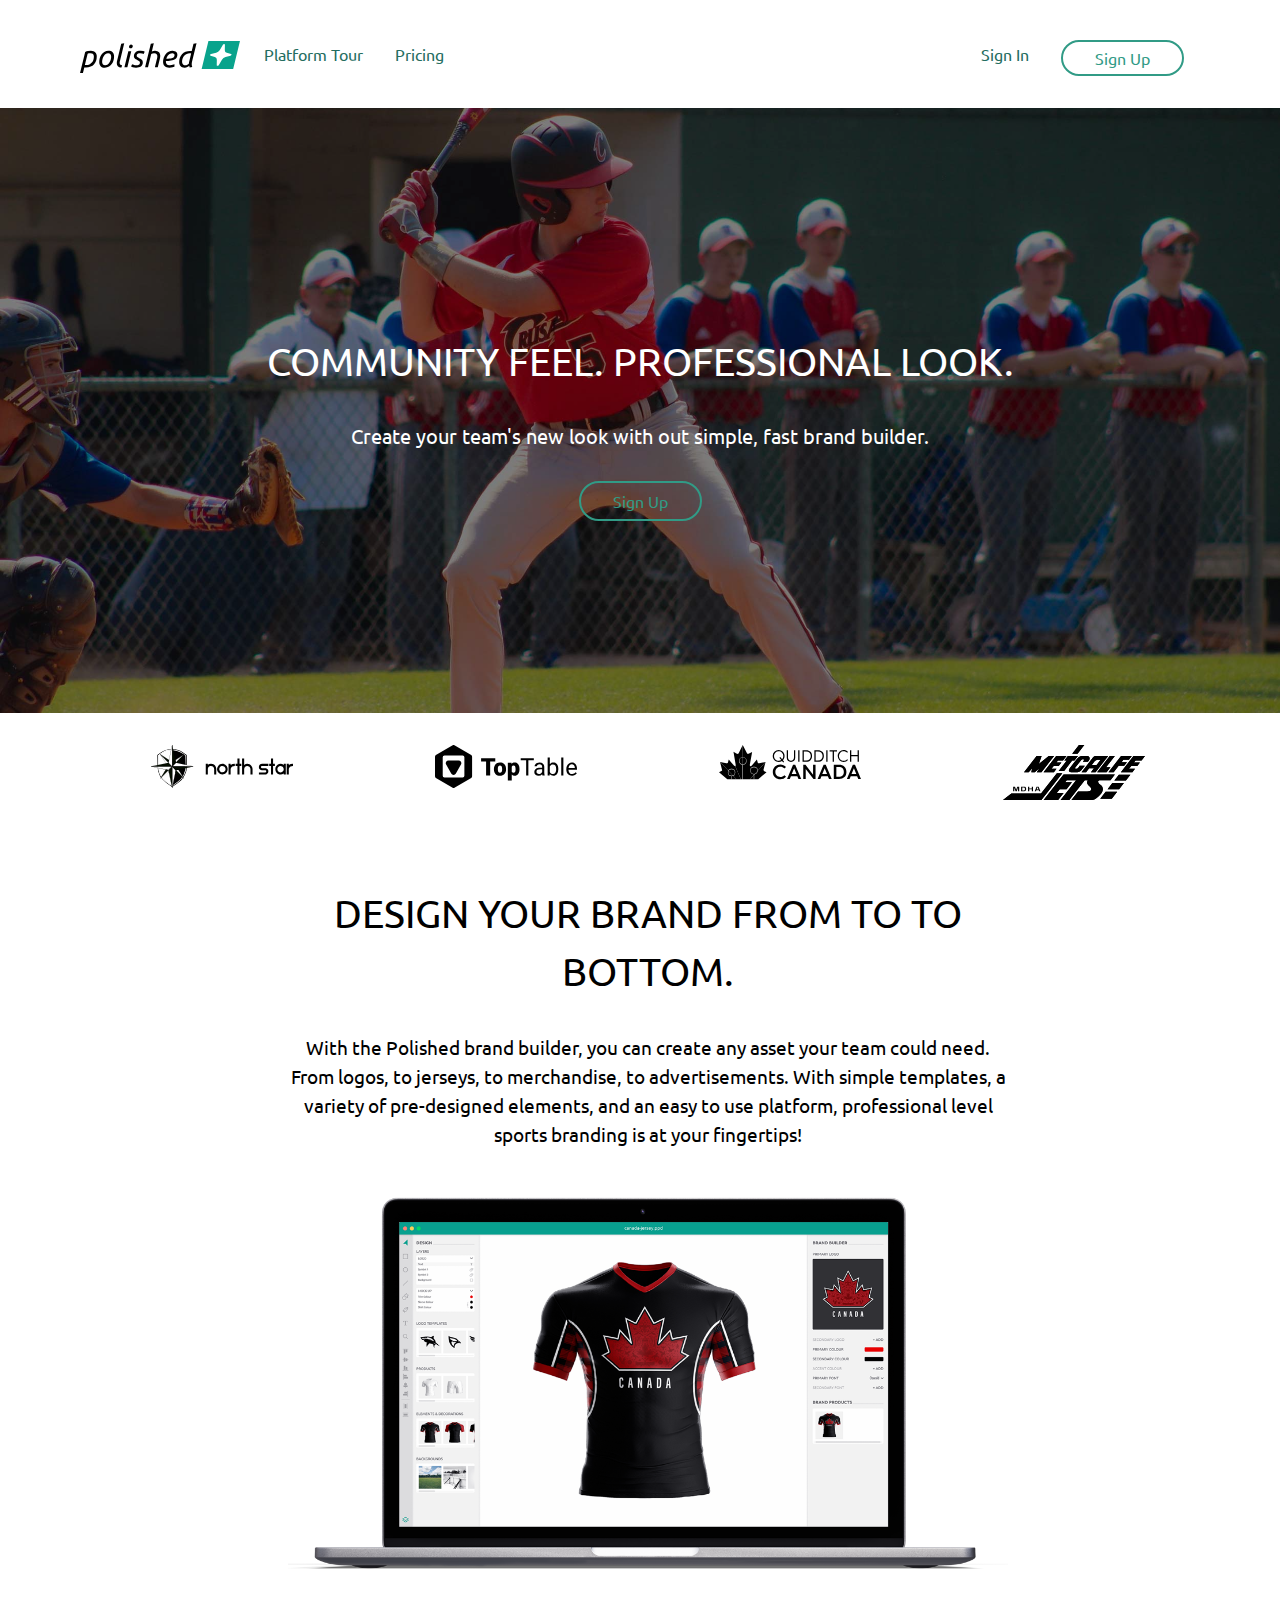
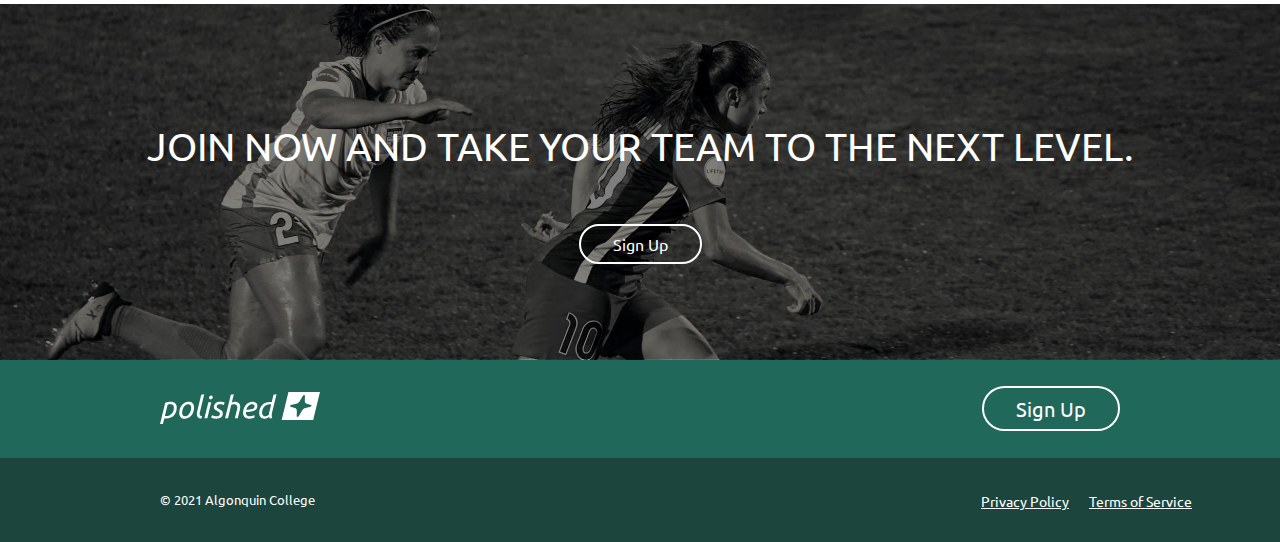
<file: index.html>
<!DOCTYPE html>
<html lang="en">
<head>
    <meta charset="UTF-8">
    <meta http-equiv="X-UA-Compatible" content="IE=edge">
    <meta name="viewport" content="width=device-width, initial-scale=1.0">
    <title>Polished+</title>
    <link rel="stylesheet" href="/css/main.css"/>
    <link rel="preconnect" href="https://fonts.googleapis.com"> 
    <link rel="preconnect" href="https://fonts.gstatic.com" crossorigin> 
    <link href="https://fonts.googleapis.com/css2?family=Ubuntu:ital,wght@0,300;0,400;0,700;1,400&display=swap" rel="stylesheet">
    <meta charset="UTF-8"/>
    <meta name="viewport" content="width=device-width, initial-scale=1" />
</head>
<body>
    <header class="headmaster">
        <h1 class="polished"><a href="/index.html"><img src="/images/logos/logo-polished-color.svg" alt="Logo polished with color."/></a></h1>
        <ul class="navigation">
            <li><a href="./tour.html">Platform Tour</a></li>
            <li><a href="./pricing.html">Pricing</a></li>
            <li><a href="#">Sign In</a></li> 
            <li><a class=" btn btnT" href="./sign-up.html">Sign Up</a></li>
        </ul>
    </header>
    <Main>
        <header class="banner bannerBackground">
            <h2 class="banner-headline">Community feel. Professional look. </h2>
            <p>Create your team's new look with out simple, fast brand builder.</p>
            <a class='btn' href="#">Sign Up</a> 
        </header>
        <div>
            <ul class="logoBar preview">          
                <li><a href="#"><img src="/images/logos/logo-ns.svg" alt="North Star logo"></a></li>
                <li><a href="#"><img src="/images/logos/logo-tt.svg" alt="TopTable logo"></a></li>
                <li><a href="#"><img src="/images/logos/logo-qc.svg" alt="Quidditch Canada logo"></a></li>
                <li><a href="#"><img src="/images/logos/logo-met.svg" alt="Met logo"></a></li>                      
            </ul>
        </div>    
        <section class="preview">
            <div class="container container-text">
                <h2>Design your brand from to to bottom.</h2>
                <p>With the Polished brand builder, you can create any asset your team could need. From logos, to jerseys, to merchandise, to advertisements. With simple templates, a variety of pre-designed elements, and an easy to use platform, professional level sports branding is at your fingertips!</p>
                <img src="/images/product/laptop-platform.png" alt="Laptop platform">
            </div>
        </section>
        <section class="banner banner-background bannerFooter">               
            <h2 class="banner-headline">Join now and take your team to the next level.</h2>
            <a class='btn btnWhite' href="./sign-up.html">Sign Up</a>
        </section>
    </main>       
    <footer>
        <div class="footerLight">
            <h1 class="polished"><a href="/index.html"><img src="/images/logos/logo-polished-white.svg" alt="Logo polished without color."/></a></h1>            <p><a class="footerB btn" href="#">Sign Up</a></p>
        </div>
        <div class="footerDark">
            <small>&copy; 2021 Algonquin College</small>
            <ul>
                <li><a href="#">Privacy Policy</a></li>
                <li><a href="#">Terms of Service</a></li>
            </ul>
        </div>
    </footer>      
</body>
</html>
</file>
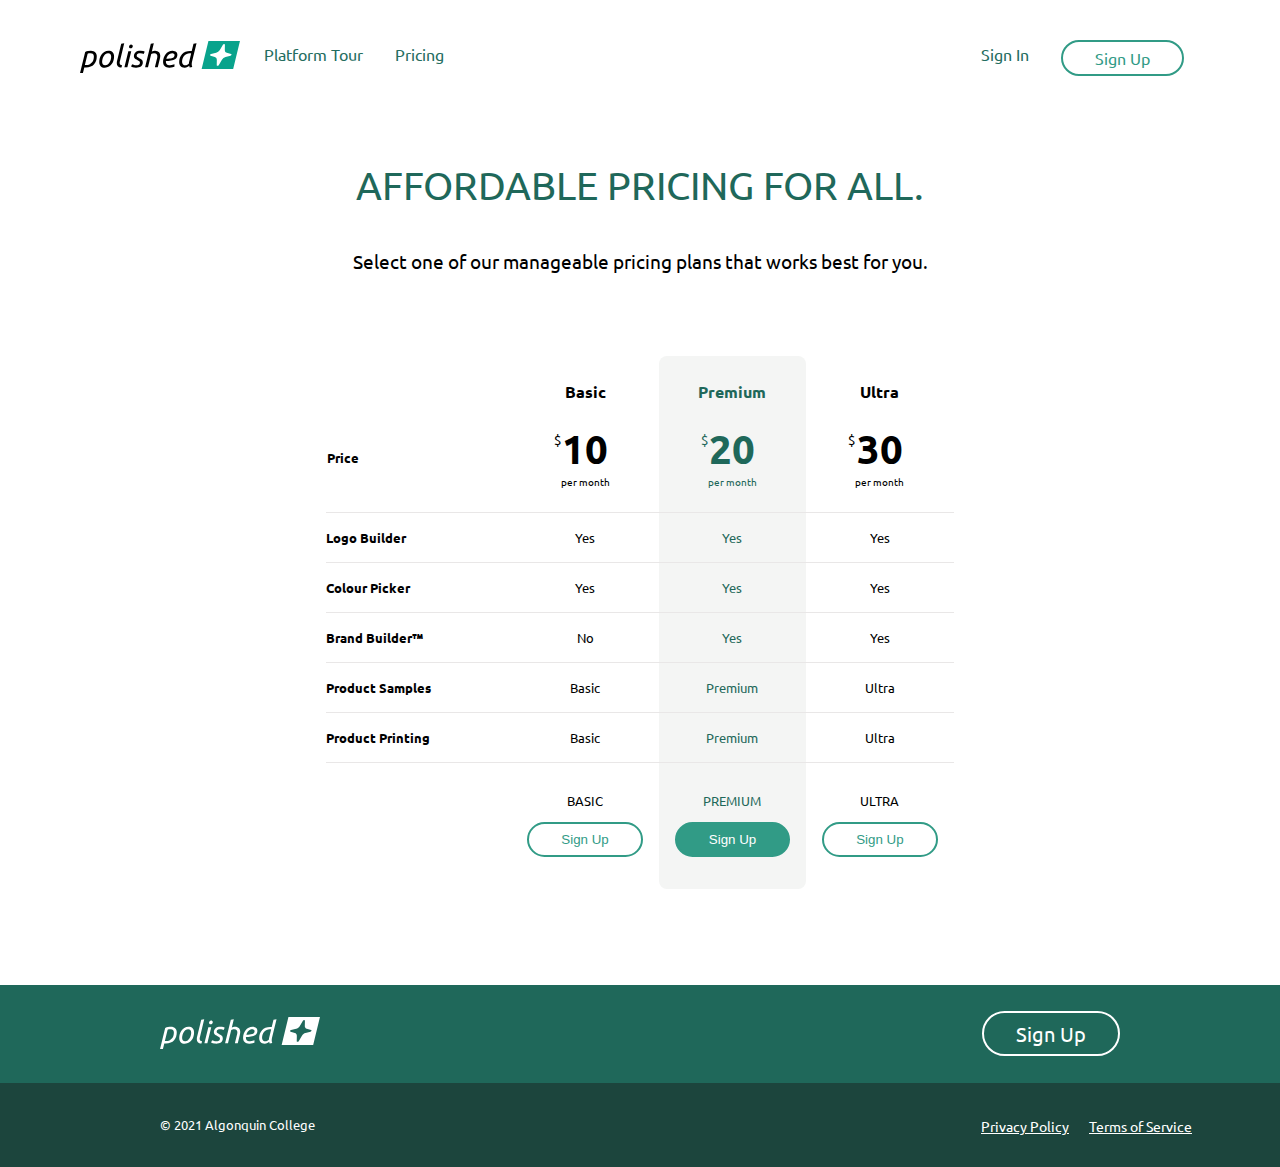
<file: pricing.html>
<!DOCTYPE html>
<html lang="en">
    <head>
        <meta charset="UTF-8">
        <meta http-equiv="X-UA-Compatible" content="IE=edge">
        <meta name="viewport" content="width=device-width, initial-scale=1.0">
        <title>Platform Tour+</title>
        <link rel="stylesheet" href="/css/main.css"/>
        <link rel="preconnect" href="https://fonts.googleapis.com"> 
        <link rel="preconnect" href="https://fonts.gstatic.com" crossorigin> 
        <link href="https://fonts.googleapis.com/css2?family=Ubuntu:ital,wght@0,300;0,400;0,700;1,400&display=swap" rel="stylesheet">
        <meta charset="UTF-8"/>
        <meta name="viewport" content="width=device-width, initial-scale=1" />
    </head>
<body>
    <header class="headmaster">
        <h1 class="polished"><a href="/index.html"><img src="/images/logos/logo-polished-color.svg" alt="Logo polished with color."/></a></h1>
        <ul class="navigation">
            <li><a href="./tour.html">Platform Tour</a></li>
            <li><a href="./pricing.html">Pricing</a></li>
            <li><a href="#">Sign In</a></li> 
            <li><a class=" btn btnT" href="./sign-up.html">Sign Up</a></li>
        </ul>
    </header>

    <main>
        <section class="preview pricing-section">
            <h2>Affordable pricing for all.</h2>
            <p>Select one of our manageable pricing plans that works best for you.</p>
        </section>

        <div class= "table-scroller" >
            <table class="pricing">
                <tbody>
                    <tr>
                        <th scope="col" id="priceText">Price</th>
                        <th class="firstRow" scope="col">Basic
                            <p class="prices"><span class="dollarSign">$</span>10</p>
                            <p>per month</p>
                        </th>
                        <th class="midCol top" scope="col">Premium
                            <p class="prices"><span class="dollarSign">$</span>20</p>
                            <p>per month</p>
                        </th>
                        <th scope="col">Ultra
                            <p class="prices"><span class="dollarSign">$</span>30</p>
                            <p>per month</p>
                        </th>
                    </tr>
                    <tr class="row">
                        <th scope="row">Logo Builder</th>
                        <td scope="row">Yes</td>
                        <td class="midCol" scope="row">Yes</td>
                        <td scope="row">Yes</td> 
                    </tr>
                    <tr class="row" >
                        <th scope="row">Colour Picker</th>
                        <td scope="row">Yes</td>
                        <td class="midCol" scope="row">Yes</td>
                        <td scope="row">Yes</td> 
                    </tr>
                    <tr class="row">
                        <th scope="row">Brand Builder&trade;</th>
                        <td scope="row">No</td>
                        <td class="midCol" scope="row">Yes</td>
                        <td scope="row">Yes</td> 
                    </tr>
                    <tr class="row">
                        <th scope="row">Product Samples</th>
                        <td scope="row">Basic</td>
                        <td class="midCol" scope="row">Premium</td>
                        <td scope="row">Ultra</td> 
                    </tr>
                    <tr class="row">
                        <th scope="row">Product Printing</th>
                        <td scope="row">Basic</td>
                        <td class="midCol" scope="row">Premium</td>
                        <td scope="row">Ultra</td> 
                    </tr>
                    <tr class="row">
                        <th scope="row"></th>
                        <td scope="row">
                            <p>BASIC</p>
                            <button class="btn">Sign Up</button>
                        </td>
                        <td scope="row" class="midCol bottom">
                            <p>PREMIUM</p>
                            <button class="btn btnGreen">Sign Up</button>
                        </td>
                        <td scope="row">
                            <p>ULTRA</p>
                            <button class="btn">Sign Up</button>
                        </td> 
                    </tr>
                </tbody>

            </table>
        </div>

    </main>

    <footer>
        <div class="footerLight">
            <h1 class="polished"><a href="/index.html"><img src="/images/logos/logo-polished-white.svg" alt="Logo polished without color."/></a></h1>
            <p><a class="footerB btn" href="./sign-up.html">Sign Up</a></p>
        </div>
        <div class="footerDark">
            <small>&copy; 2021 Algonquin College</small>
            <ul>
                <li><a href="#">Privacy Policy</a></li>
                <li><a href="#">Terms of Service</a></li>
            </ul>
        </div>
    </footer>  
</body>
</html>
</file>
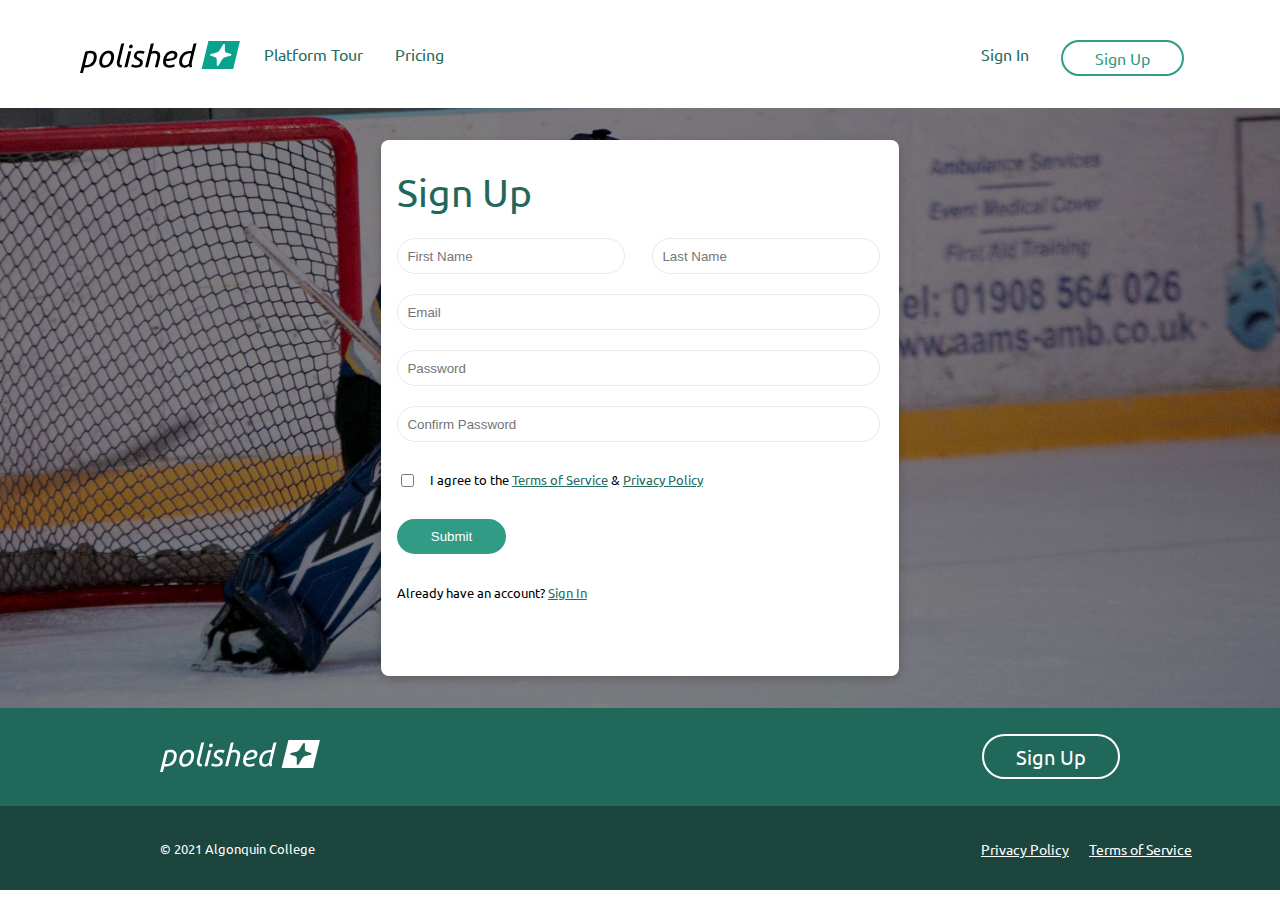
<file: sign-up.html>
<!DOCTYPE html>
<html lang="en">
    <head>
        <meta charset="UTF-8">
        <meta http-equiv="X-UA-Compatible" content="IE=edge">
        <meta name="viewport" content="width=device-width, initial-scale=1.0">
        <title>Sign Up</title>
        <link rel="stylesheet" href="/css/main.css"/>
        <link rel="preconnect" href="https://fonts.googleapis.com"> 
        <link rel="preconnect" href="https://fonts.gstatic.com" crossorigin> 
        <link href="https://fonts.googleapis.com/css2?family=Ubuntu:ital,wght@0,300;0,400;0,700;1,400&display=swap" rel="stylesheet">
        <meta charset="UTF-8"/>
        <meta name="viewport" content="width=device-width, initial-scale=1" />
    </head>
<body>
    <header class="headmaster">
        <h1 class="polished"><a href="/index.html"><img src="/images/logos/logo-polished-color.svg" alt="Logo polished with color."/></a></h1>
        <ul class="navigation">
            <li><a href="./tour.html">Platform Tour</a></li>
            <li><a href="./pricing.html">Pricing</a></li>
            <li><a href="#">Sign In</a></li> 
            <li><a class=" btn btnT" href="./sign-up.html">Sign Up</a></li>
        </ul>
    </header>
    <main>
        <section class="form-bg">
            <div class="table-scroller form">  
                <form>
                    <div class="form-grid">
                        <h2 class="form-item form-header">Sign Up</h2>  
                        <div class="leftright">
                            <div class="name">
                                <input type="text" id="first-name" name="first-name" placeholder="First Name" required />
                            </div>
                            <div class="name">
                                <input type="text" id="last-name" name="last-name" placeholder="Last Name" required />
                            </div>
                        </div>
                        <div class="form-item">
                            <input type="email" id="email" name="email" placeholder="Email" required/>
                        </div>
                        <div class="form-item">
                            <input type="password" id="password" name="password" placeholder="Password" required />
                        </div>
                        <div class="form-item">
                            <input type="password" id="confirm-password" name="confirm-password" placeholder="Confirm Password" required/>
                        </div>
                        <div class="form-item checkbox">
                            <input type="checkbox" id="permission" name="permission" />
                            <label for="permission">I agree to the <a href="#">Terms of Service</a> & <a href="#">Privacy Policy</a></label>
                        </div>
                        <div class="form-item">
                            <button class="btn btnGreen" type="submit">Submit</button>
                        </div>
                        <small class="form-item">Already have an account? <a href="#">Sign In</a></small>
                    </div>
                </form>
            </div>
        </section>
    </main>

    <footer>
        <div class="footerLight">
            <h1 class="polished"><a href="/index.html"><img src="/images/logos/logo-polished-white.svg" alt="Logo polished without color."/></a></h1>
            <p><a class="footerB btn" href="./sign-up.html">Sign Up</a></p>
        </div>
        <div class="footerDark">
            <small>&copy; 2021 Algonquin College</small>
            <ul>
                <li><a href="#">Privacy Policy</a></li>
                <li><a href="#">Terms of Service</a></li>
            </ul>
        </div>
    </footer>  
</body>
</html>
</file>
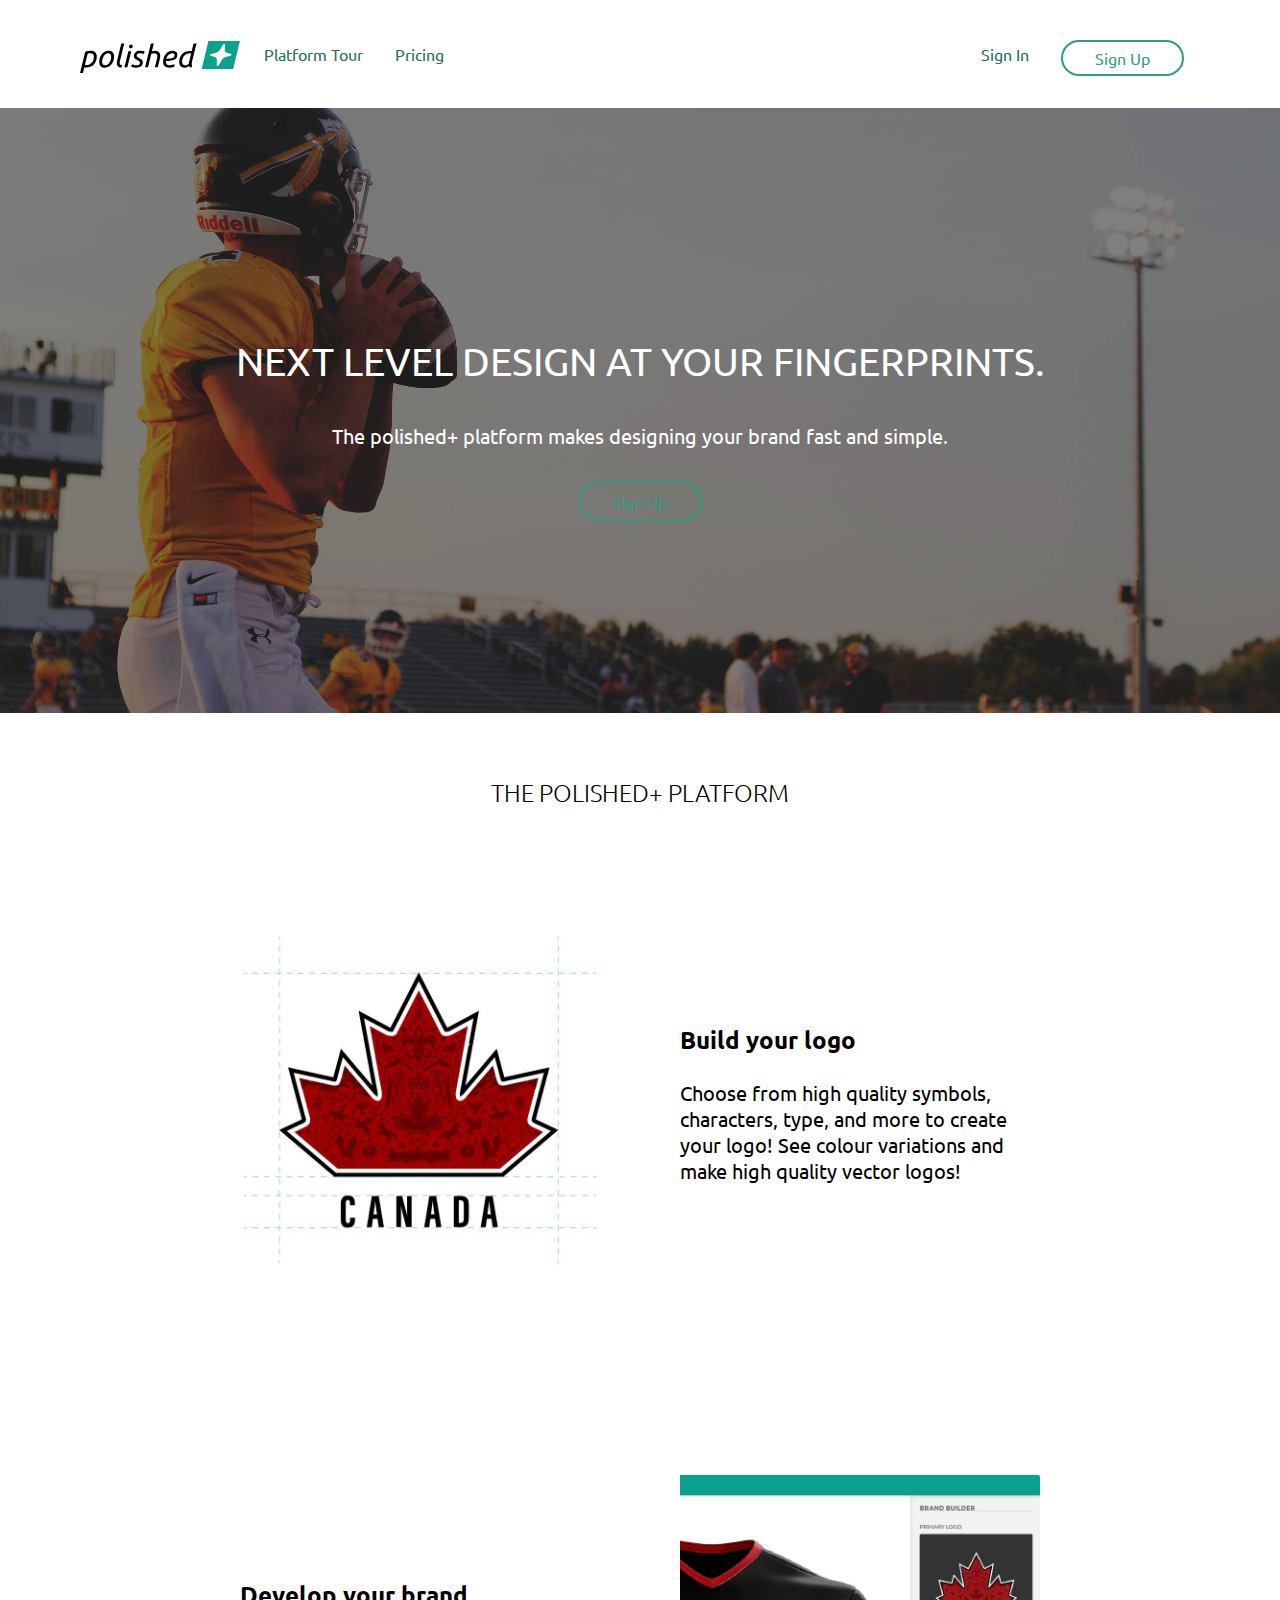
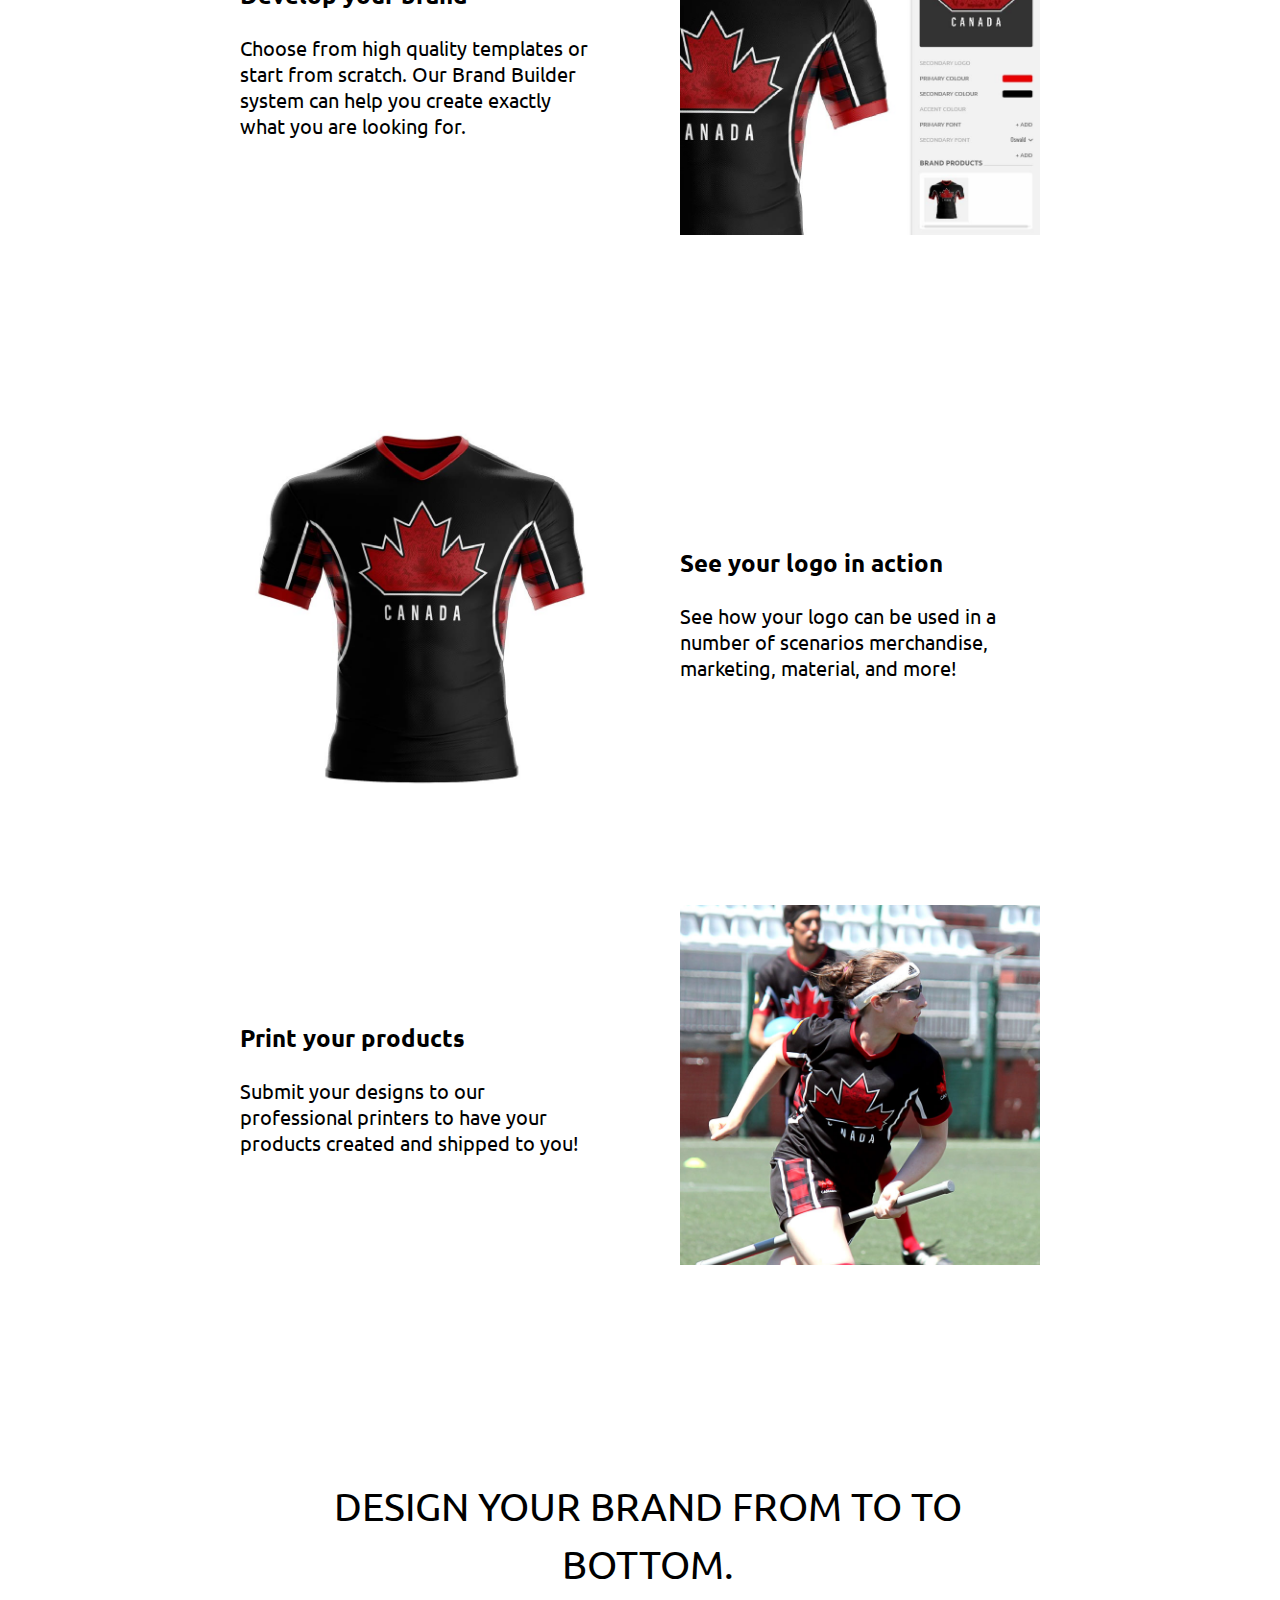
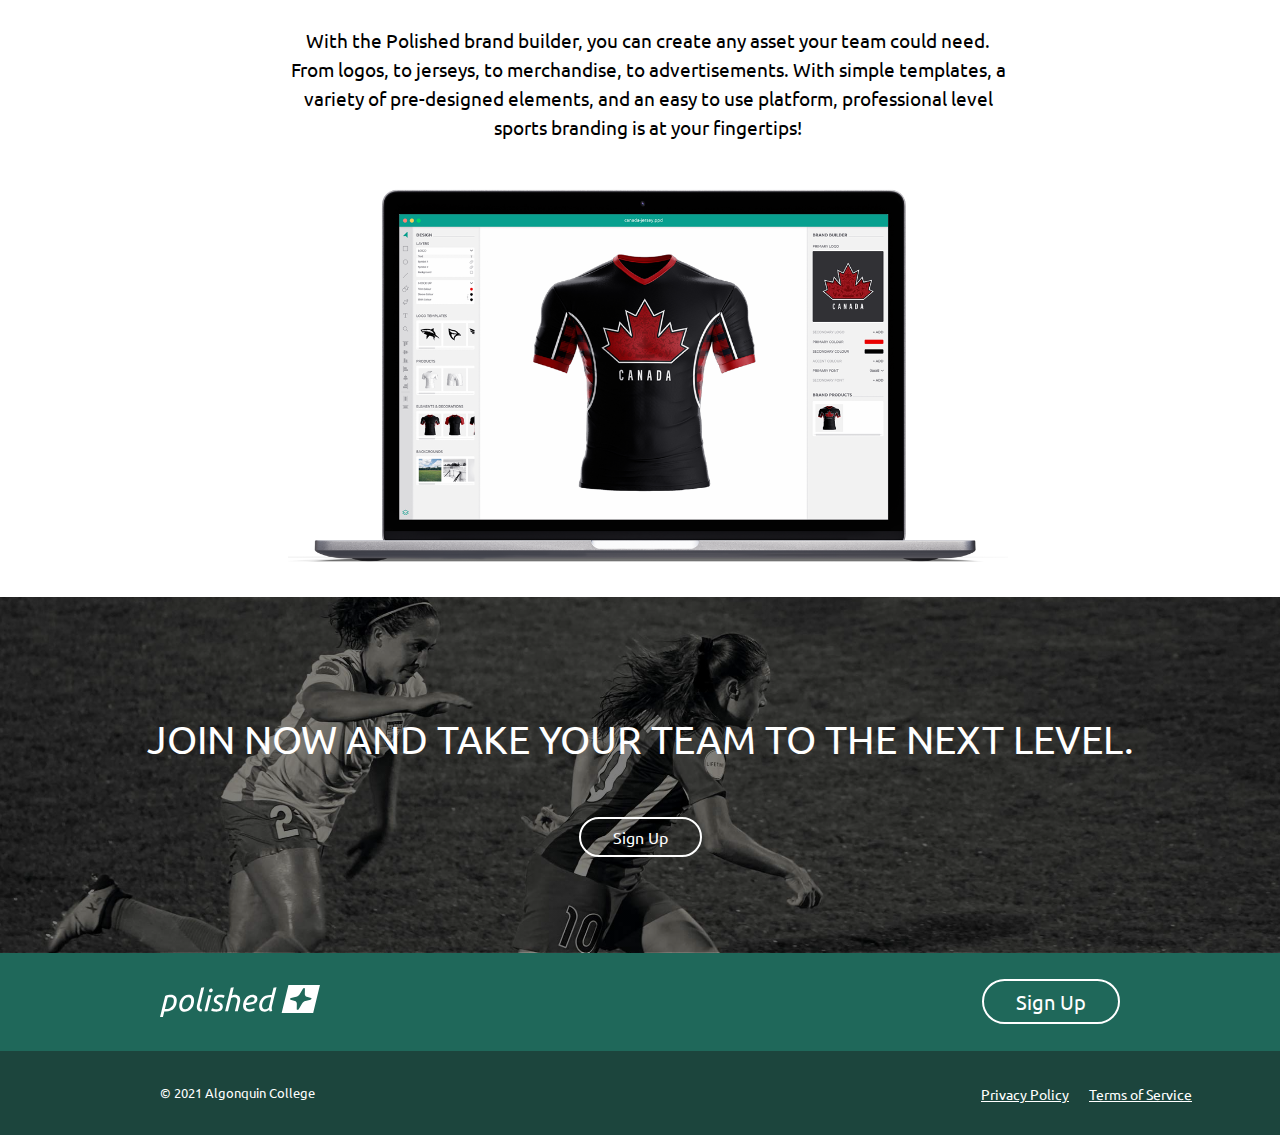
<file: tour.html>
<!DOCTYPE html>
<html lang="en">
<head>
    <meta charset="UTF-8">
    <meta http-equiv="X-UA-Compatible" content="IE=edge">
    <meta name="viewport" content="width=device-width, initial-scale=1.0">
    <title>Platform Tour+</title>
    <link rel="stylesheet" href="/css/main.css"/>
    <link rel="preconnect" href="https://fonts.googleapis.com"> 
    <link rel="preconnect" href="https://fonts.gstatic.com" crossorigin> 
    <link href="https://fonts.googleapis.com/css2?family=Ubuntu:ital,wght@0,300;0,400;0,700;1,400&display=swap" rel="stylesheet">
    <meta charset="UTF-8"/>
    <meta name="viewport" content="width=device-width, initial-scale=1" />
</head>
<body>
    <header class="headmaster">
        <h1 class="polished"><a href="/index.html"><img src="/images/logos/logo-polished-color.svg" alt="Logo polished with color."/></a></h1>
        <ul class="navigation">
            <li><a href="./tour.html">Platform Tour</a></li>
            <li><a href="./pricing.html">Pricing</a></li>
            <li><a href="#">Sign In</a></li> 
            <li><a class=" btn btnT" href="./sign-up.html">Sign Up</a></li>
        </ul>
    </header>

    <main>
        <header class="banner bannerBackground bannerBackgroundTour">
            <h2 class="banner-headline">Next level design at your fingerprints. </h2>
            <p>The polished+ platform makes designing your brand fast and simple.</p>
            <a class='btn' href="#">Sign Up</a> 
        </header>

        
        <h4 class="split-header">The polished+ platform</h4>
        <section class="split">
                <div class="split-content">
                    <div class="split-image">
                        <img src="/images/product/build-your-logo.jpg" alt="">
                    </div>
                    <div class="split-text" >
                        <p>Build your logo</p>
                        <p> Choose from high quality symbols, characters, type, and more to create your logo! See colour variations and make high quality vector logos!</p>
                    </div>
                </div>
                <div class="split-content">
                    <div class="split-image">
                        <img src="/images/product/build-your-brand.jpg" alt="">
                    </div>
                    <div class="split-text" >
                        <p>Develop your brand</p>
                        <p>Choose from high quality templates or start from scratch. Our Brand Builder system can help you create exactly what you are looking for.</p>
                    </div>
                </div>
                <div class="split-content">
                    <div class="split-image">
                        <img src="/images/product/logo-in-action.jpg" alt="">
                    </div>
                    <div class="split-text" >
                        <p>See your logo in action</p>
                        <p>See how your logo can be used in a number of scenarios merchandise, marketing, material, and more!</p>
                    </div>
                </div>
                <div>
                    <div class="split-content">
                        <div class="split-image">
                            <img src="/images/product/print-your-product.jpg" alt="">
                        </div>
                        <div class="split-text" >
                            <p>Print your products</p>
                            <p>Submit your designs to our professional printers to have your products created and shipped to you!</p>
                        </div>
                    </div>
                </div>
        </section>

        <section class="preview">
            <div class="container container-text">
                <h2>Design your brand from to to bottom.</h2>
                <p>With the Polished brand builder, you can create any asset your team could need. From logos, to jerseys, to merchandise, to advertisements. With simple templates, a variety of pre-designed elements, and an easy to use platform, professional level sports branding is at your fingertips!</p>
                <img src="/images/product/laptop-platform.png" alt="Laptop platform">
            </div>
        </section>

        <footer class="banner banner-background bannerFooter">               
            <h2 class="banner-headline">Join now and take your team to the next level.</h2>
            <a class='btn btnWhite' href="#">Sign Up</a>
        </footer>
    </main>

    <footer>
        <div class="footerLight">
            <h1 class="polished"><a href="/index.html"><img src="/images/logos/logo-polished-white.svg" alt="Logo polished without color."/></a></h1>
            <p><a class="footerB btn" href="./sign-up.html">Sign Up</a></p>
        </div>
        <div class="footerDark">
            <small>&copy; 2021 Algonquin College</small>
            <ul>
                <li><a href="#">Privacy Policy</a></li>
                <li><a href="#">Terms of Service</a></li>
            </ul>
        </div>
    </footer>  
    
</body>
</html>
</file>
<file: css/main.css>
html, body {
    margin: 0;
    padding: 0;
    font-family: 'Ubuntu', sans-serif;
    max-width: 100%;
    overflow-x: hidden;
    
}

a {
    margin: 0;
    padding: 0;
    text-decoration: none;
    color: #246d5f;
}

.headmaster {
    text-align: center;
    min-width: 20rem;
}
.polished {
    margin: 0;
    padding: 0;
}

.polished img {
    width: 50%;
    min-width: 10rem;
    padding-top: 1rem;
    text-align: center;
}

.navigation {
    list-style: none;
    line-height: 2rem;
    padding: 0;
}

.footerLight {
    background-color: #1f685a;
    padding: 2rem;
    text-align: center;
    min-width: 15rem;
}

.footerLight img {
    width: 50%;
}

.footerDark {
    min-width: 20rem;
    background-color: #1c453d;
    padding:1rem;
    padding-top: 2rem;
    text-align: center;
}

.footerDark small {
    color: white;
}

.footerDark li {
    display: inline;
    list-style-type:none;
}

.footerDark a {
    color: white;
    text-decoration: underline;
    font-size: .9rem;
    padding: .5rem;
}

.footerDark ul {
    padding: 0;
}

.bannerBackground {
    background:linear-gradient(rgba(0, 0, 0, 0.5), rgba(0, 0, 0, 0.5)), url(/images/banners/hero-home.jpg);
    background-size:cover;
    background-position: center;
    padding-top: 12rem;
    padding-bottom: 12rem;
    min-width: 25rem;
}

.bannerBackgroundTour {
    background:linear-gradient(rgba(0, 0, 0, 0.5), rgba(0, 0, 0, 0.5)), url(/images/banners/hero-platform.jpg);
    background-size: cover;
    background-position: center;
}

.banner {
    color: white;
    font-family:'Ubuntu', sans-serif;; 
    text-align: center;
}

.banner-headline {
    text-transform:uppercase;
    font-weight:normal;
}

.banner p {
    margin-bottom: 2rem;
}

.bannerFooter {
    background:linear-gradient(rgba(0, 0, 0, 0.5), rgba(0, 0, 0, 0.5)), url(/images/banners/soccer-banner-bw.jpg); 
    padding:5rem;
    background-size:cover;
    background-position: center;
    min-width: 10rem;
}

.logoBar {
    display: flex;
    flex-wrap: wrap;
    flex-direction: row; 
    gap: 2rem;
}

.logoBar img {
    width: 100%;
}

.logoBar li {
    list-style-type:none;
    min-width: 14rem;
    flex: 1 1 50%;
}

.btn {
    display: inline-block;
    background-color: transparent;
    border: 0.15rem solid #319b86;
    color: #319b86;
    text-decoration: none;
    border-radius: 2rem;
    padding: .5rem 3rem;
    transition-duration: 0.5s;
}

.btn:hover {
    color:white;
    background-color: #1c574b;
    transform: scale(1.1); 
    animation: 3s ease-out 0s;
    box-shadow: 0rem 0.5em 1.8rem rgb(0, 0, 0);
}

.btn:focus {
    background-color: #638c84;
    box-shadow: 0rem 0.5em 1.8rem rgb(0, 0, 0);
    outline: none !important;
    color: white;
}

.btn:active {
    background:linear-gradient(rgba(0, 0, 0, 0.5), #638c84);
    color:whitesmoke;
}

.btnT {
    padding: .1rem 2rem;
    margin-top: .5rem;
}

.btnWhite {
    border: 0.15rem solid #ffffff;
    color: #ffffff;
    margin: 1rem auto;
}


.footerB {
    color: white;
    border: 2px solid white;
    padding:.5rem 2rem;
    margin-top: .5rem;
}

.container {
    width: 100%;
    max-width: 70em;
    margin: 0 auto;
}

.container-text {
    width: 100%;
    max-width: 45em;
}

.preview {
    text-align: center;
    min-width: 10rem;
    padding: 1rem 4rem 1rem 5rem;
}

.preview p { 
    font-family: 'Ubuntu', sans-serif;;
    font-size: 1.2rem;
    margin: 0 auto;
    margin-top: 1rem;
    line-height:1.5;
    padding-bottom: 2rem;
}

.preview img {
    width: 100%;
    max-width: 50rem;
}

h1 {
    margin-top: 0;
    font-size: 1.802rem;
    text-transform:uppercase;
    color: #2b6c5f;
    font-family: 'Ubuntu', sans-serif;;
    font-style: normal;
    font-weight:normal;
}

h2 {
    font-size: 1.602rem;
    font-family: 'Ubuntu', sans-serif;
    line-height:1.5;
    text-transform: uppercase;
    font-weight: normal;
}

h3 {
    font-size: 1.424rem;
    font-family: 'Ubuntu', sans-serif;;
}

h4 {
    font-size: 1.266rem;
    font-family: 'Ubuntu', sans-serif;;
}

h5 {
    font-size: 1.125rem;
    font-family: 'Ubuntu', sans-serif;;
}

p {
    font-size: 1.125rem;
}

small {
    font-size: 0.889rem;
    font-family: 'Ubuntu', sans-serif;;
}

.split{
    display: grid;
    grid-template-rows: repeat(auto-fit, 1fr);
    grid-template-columns: 1fr;
    padding: 0 2rem;
    justify-items: center;
    grid-gap: 2rem;
}

.split-content {
    display: grid;
    grid-template-columns: 1fr;
    grid-template-areas: 
    'image' 
    'text';
    text-align: center;
    grid-gap: 2rem;
}

.split-content:last-of-type {
    padding-bottom: 10rem;
}

.split-header {
    text-align: center;
    font-weight: lighter;
    text-transform: uppercase;
    padding-top: 2rem;
    font-size: 1.5rem;
    padding-left: 4rem;
    padding-right: 4rem;
}

.split-image {
    grid-area: image;
}

.split-text {
    grid-area: text; 
    text-align: left;
}

.split-text p:first-of-type {
    font-weight: bold;
    font-size: 1.5rem;
}


.split-content img{
    width: 100%;
    min-width: 10rem;
}

.pricing-section {
    padding: 1rem 1.5rem;
}

.pricing-section h2 {
    color: #1f685a;
    font-weight: light;
}

.table-scroller {
    max-width: 100%;
    overflow-x: scroll;
    padding: 2rem;
}

.table-scroller th{
    text-align: left;
}

.pricing {
    display: grid;
    grid-template-columns: 1fr;
    grid-template-rows: auto;
    justify-items: center;
    padding-bottom: 4rem;
    border-collapse: collapse;
}

#priceText {
    padding-top: 3rem;
}

tbody tr:first-of-type th {
    font-size: 1rem;
}

tbody tr:first-of-type th:nth-of-type(3) {
    color: #1f685a;
}

tbody tr th:nth-of-type(2) {
    border-top-left-radius : .5rem;
    border-top-right-radius : .5rem;
    padding-top: 2rem;
}

tbody tr th:nth-of-type(3) {
    border-top-left-radius : .5rem;
    border-top-right-radius : .5rem;
    padding-top: 2rem;
}

tbody tr th:nth-of-type(4) {
    border-top-left-radius : .5rem;
    border-top-right-radius : .5rem;
    padding-top: 2rem;
}

tbody tr:nth-of-type(7) td:nth-of-type(1) {
    padding-bottom: 2rem;
}

tbody tr:nth-of-type(7) td:nth-of-type(2) {
    border-bottom-left-radius : .5rem;
    border-bottom-right-radius : .5rem;
    padding-bottom: 2rem;
}

tbody tr:nth-of-type(7) td:nth-of-type(3) {
    padding-bottom: 2rem;
}

tbody tr:nth-of-type(7) td p:first-of-type {
    font-size: .8rem;
}

.midCol {
    color: #1f685a ;
    background:rgb(244, 245, 244);
}

.midCol:first-child {
    font-size: 3rem;
}

tbody tr th:nth-of-type(2),
tbody tr th:nth-of-type(3),
tbody tr th:nth-of-type(4) {
    text-align: center;
    line-height: 0.5rem;
}

tbody tr th:nth-of-type(2) p:first-of-type,
tbody tr th:nth-of-type(3) p:first-of-type,
tbody tr th:nth-of-type(4) p:first-of-type {
    margin-bottom: 0;
    font-size: 2.5rem;
}

tbody tr th:nth-of-type(2) p:last-of-type,
tbody tr th:nth-of-type(3) p:last-of-type,
tbody tr th:nth-of-type(4) p:last-of-type {
    font-size: .6rem;
    padding: 1rem ;
    font-weight: lighter;
}

.dollarSign {
    font-size: small;
    display: grid;
    padding-right: 3.5rem;
    font-weight: lighter;
}

.row th,
.row td {
    border-top: 1px solid rgb(233, 231, 231);
    padding: 1rem;
}

.row th,
.row td 
th:not(.firstRow) {
    padding-left: 0;
}

#priceText,
.row th {
    font-size: .8rem;
    padding-right: 5rem;
}

.tm {
    font-size: smaller;
}

tbody td {
    text-align: center;
    font-size: .8rem;
}

.btn {
    padding: .5rem 2rem;
}

.btnGreen {
    color: white;
    background: #319b86;
}

.form-bg {
    background:linear-gradient(rgba(0, 0, 0, 0.5), rgba(0, 0, 0, 0.5)), url(/images/banners/hockey-goalie.jpg);
    background-size:cover;
    background-position: center;
}

.form-grid {
    border-radius: .5rem; 
    background: white; 
    display: grid;
    grid-template-columns: minmax(auto, 85%);
    grid-template-rows: repeat(10, 3.5rem);
    align-items: center;
    padding: 1rem;
    box-shadow: 0 3px 10px rgb(0 0 0 / 0.2);
    max-width: 40%;
    min-width: 15rem;
    margin: 0 auto;
}

.form-item input{
    display: block;
    width: 100%;
    border-radius: 2rem;
    border: .1rem solid rgb(235,233, 233);
    padding: .6rem;
}

.form-item input[type="checkbox"] {
    display: none;
}

.form-item label[for="permission"] {
    font-size: smaller;
}

.form-item {
    margin-top: 9rem;
}

.form-header{
    color: #1f685a;
    text-transform: none;
    margin-top: 1rem;
}

.form-grid a{
    text-decoration: underline;
}

.leftright {
    padding-top: 5rem;
    display: grid;
    grid-gap: 1rem;
}

.name input{
    display: block;
    width: 100%;
    border-radius: 2rem;
    border: .1rem solid rgb(235,233, 233);
    padding: .6rem;
}









@media only screen and (min-width: 0em) {}
    /* Phone or small */
    
@media only screen and (min-width: 45em) {
    /* Small tablet 720p*/

    h1 {
        margin-top: 0;
        font-size: 2.488rem;
        text-transform:uppercase;
        color: #2b6c5f;
        font-family: 'Ubuntu', sans-serif;;
        font-style: normal;
        font-weight:normal;
    }
    
    h2 {
        font-size: 2.074rem;
        font-family: 'Ubuntu', sans-serif;
        line-height:1.5;
        text-transform: uppercase;
        font-weight: normal;
    }
    
    h3 {
        font-size: 1.728rem;
        font-family: 'Ubuntu', sans-serif;;
    }
    
    h4 {
        font-size: 1.44rem;
        font-family: 'Ubuntu', sans-serif;;
    }
    
    h5 {
        font-size: 1.2rem;
        font-family: 'Ubuntu', sans-serif;;
    }
    
    p {
        font-size: 1.2rem;
    }

    small {
        font-size: 0.833rem;
        font-family: 'Ubuntu', sans-serif;;
    }

    .headmaster {
        display: flex;
        flex-direction: row;
        justify-content: space-between;
        align-items: center;
        gap: 0.5rem;
        margin-bottom: 0;
        padding: .5rem 1.5rem;
    }
    
    .polished {
        flex-basis: 10%;
    }

    .polished img {
        margin-right: 1rem;
        padding-top: 0;
    }

    .headmaster ul {
        display: flex; 
        align-items: center;
        gap: 1rem;
    }

    .navigation {
        flex-grow: 1;
    }

    .navigation li:nth-last-of-type(2) {
        margin-left: auto;
    }     

    .footerLight {
        background-color: #1f685a;
        padding: 1rem 4rem;
        display: flex;
        flex-direction: row;
        justify-content: space-between;
        text-align: left;
    }
    
    .footerLight img {
        width: 50%;
        padding-top: 1rem;
    }

    .footerB {
        color: white;
        border: 2px solid white;
        padding: .5rem 2rem;
        display: inline;
    }

    .footerDark {
        min-width: 23rem;
        background-color: #1c453d;
        padding:1rem 5rem;
        display: flex;
        flex-direction: row;
        justify-content: space-between;
    }
    
    .footerDark small {
        color: white;
        align-self: center;
        text-align: left;
    }
    
    .footerDark a { 
        color: white;
        text-decoration: underline;
    }
    
    .footerDark ul {
        display: inline;
    }

    .footerDark li {
        list-style-type:none;
    }

    .logoBar {
        display: flex;
        flex-wrap: wrap;
        flex-direction: row; 
        min-width: 15rem;
        gap: 0rem;
    }

    .logoBar img {
        width: 80%;
    }

    .split{
        grid-template-rows: repeat(4, 1fr);
        grid-template-columns: minmax(10rem, 1fr);
        padding: 0 5rem;
    }

    .split-content {
        grid-template-columns: 1fr 1fr;
        grid-template-areas: 
        'image text';
        align-items: center;
        justify-items: center;
        grid-gap: 5rem;
        text-align: left;
    }

    .split-content:nth-child(2) {
        grid-template-areas: 
        'text image';
        text-align: right;
    }
    
    .split-content:last-of-type {
        grid-template-areas: 
        'text image';
        padding-bottom: 10rem;
        text-align: right;
    }

    .split-text p:first-of-type {
        font-weight: bold;
        font-size: 1.5rem;
    }

    .checkbox {
        display: flex;
    }

    .form-item input[type="checkbox"] {
        display: block;
        width: fit-content;
        margin-right: 1rem;
    }

    .form-item {
        margin-top: 9rem;
    }

    .form-header {
        margin-top: 2rem;
    }
}


@media only screen and (min-width: 60em) {

    h1 {
        margin-top: 0;
        font-size: 3.052rem;
        text-transform:uppercase;
        color: #2b6c5f;
        font-family: 'Ubuntu', sans-serif;;
        font-style: normal;
        font-weight:normal;
    }
    
    h2 {
        font-size: 2.441rem;
        font-family: 'Ubuntu', sans-serif;
        line-height:1.5;
        text-transform: uppercase;
        font-weight: normal;
    }
    
    h3 {
        font-size: 1.953rem;
        font-family: 'Ubuntu', sans-serif;;
    }
    
    h4 {
        font-size: 1.563rem;
        font-family: 'Ubuntu', sans-serif;;
    }
    
    h5 {
        font-size: 1.25rem;
        font-family: 'Ubuntu', sans-serif;;
    }
    
    p {
        font-size: 1.25rem;
    }

    small {
        font-size: 0.8rem;
        font-family: 'Ubuntu', sans-serif;;
    }

    .headmaster {
        padding: 1rem 5rem;
        text-align: left;
    }
    
    .polished img {
        width: 10%;
    }
    
    .navigation li {
        display: inline;
        line-height: 1rem;
        margin-right: 1rem;
    }

    .btnT {
        padding: .5rem 2rem;
    }

    .footerLight {
        background-color: #1f685a;
        padding: 1rem 10rem;
    }

    .footerB {
        color: white;
        border: 2px solid white;
        padding: .5rem 2rem;
        line-height:0rem
    }

    .footerDark {
        min-width: 23rem;
        background-color: #1c453d;
        padding:1rem 10rem;
        padding-right: 5rem;
    }
    
    .logoBar {
        display: flex;
        flex-wrap: nowrap;
        flex-direction: row; 
        min-width: 15rem;
        /* gap: 1rem; */
    }

    .logoBar li {
        list-style-type:none;
        min-width: 14rem;
        flex: 1 1 auto;
    }

    .logoBar img {
        width: 50%;
    }

    .split{
        padding: 0 15rem;
    }

    .form-grid {
        grid-template-columns: minmax(auto, 95%);
        grid-template-rows: repeat(9, 3.5rem);
        align-items: center;
    }

    .leftright {
        display: grid;
        grid-template-columns: 1fr 1fr;
        grid-gap: 3rem;
        margin-top: 0;
        padding-top: 2rem;
    }

    .form-item {
        margin-top: 2rem;
    }
    
    .form-header {
        margin-top: 3rem;
    }

}
    /* Large table and Desktops/laptops */
</file>
